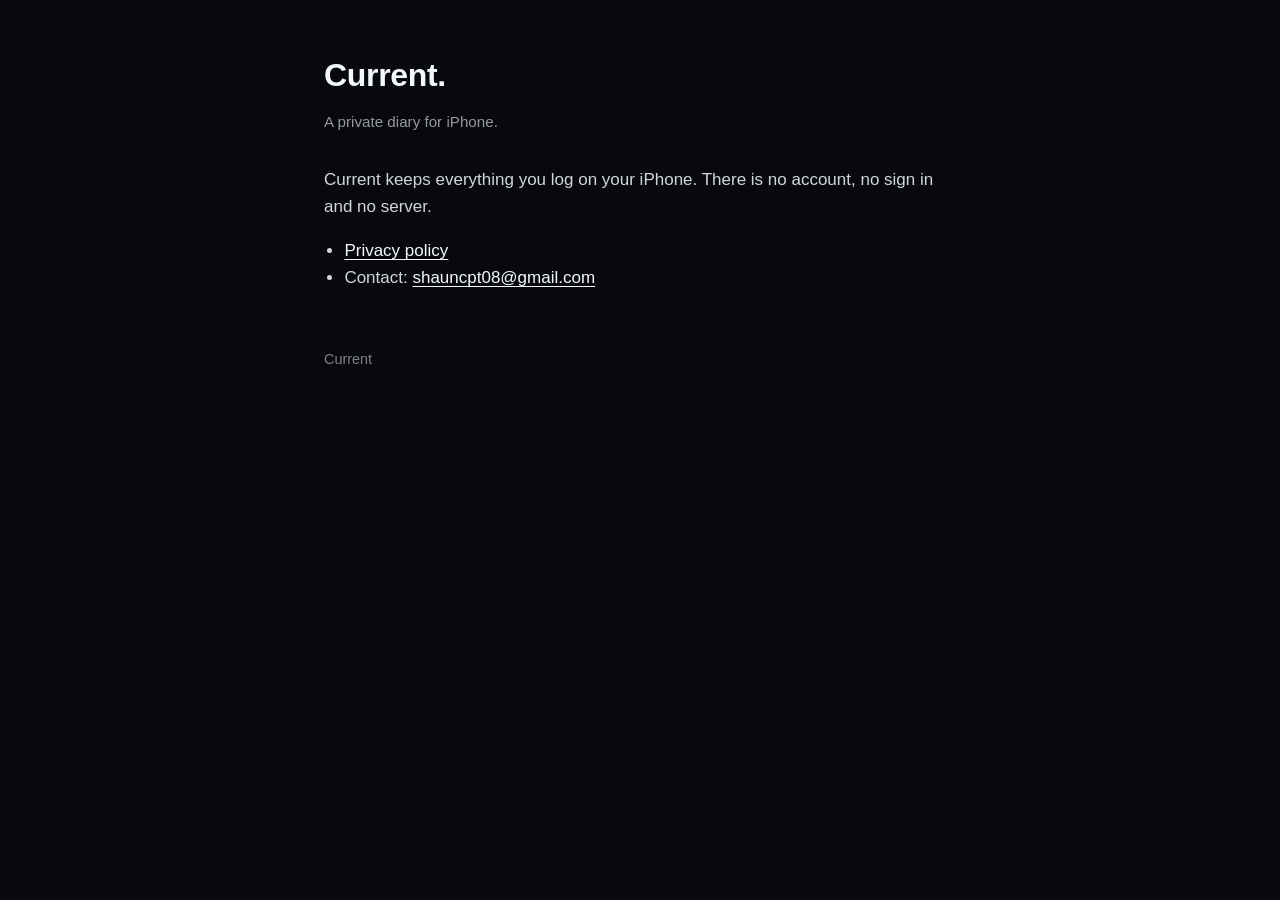
<file: index.html>
<!doctype html>
<html lang="en-GB">
<head>
<meta charset="utf-8">
<meta name="viewport" content="width=device-width, initial-scale=1">
<title>Current</title>
<link rel="stylesheet" href="style.css">
</head>
<body>
<main>
<h1>Current.</h1>
<p class="meta">A private diary for iPhone.</p>
<p>Current keeps everything you log on your iPhone. There is no account, no sign in and no server.</p>
<ul>
<li><a href="privacy.html">Privacy policy</a></li>
<li>Contact: <a href="mailto:shauncpt08@gmail.com">shauncpt08@gmail.com</a></li>
</ul>
<footer>Current</footer>
</main>
</body>
</html>
</file>
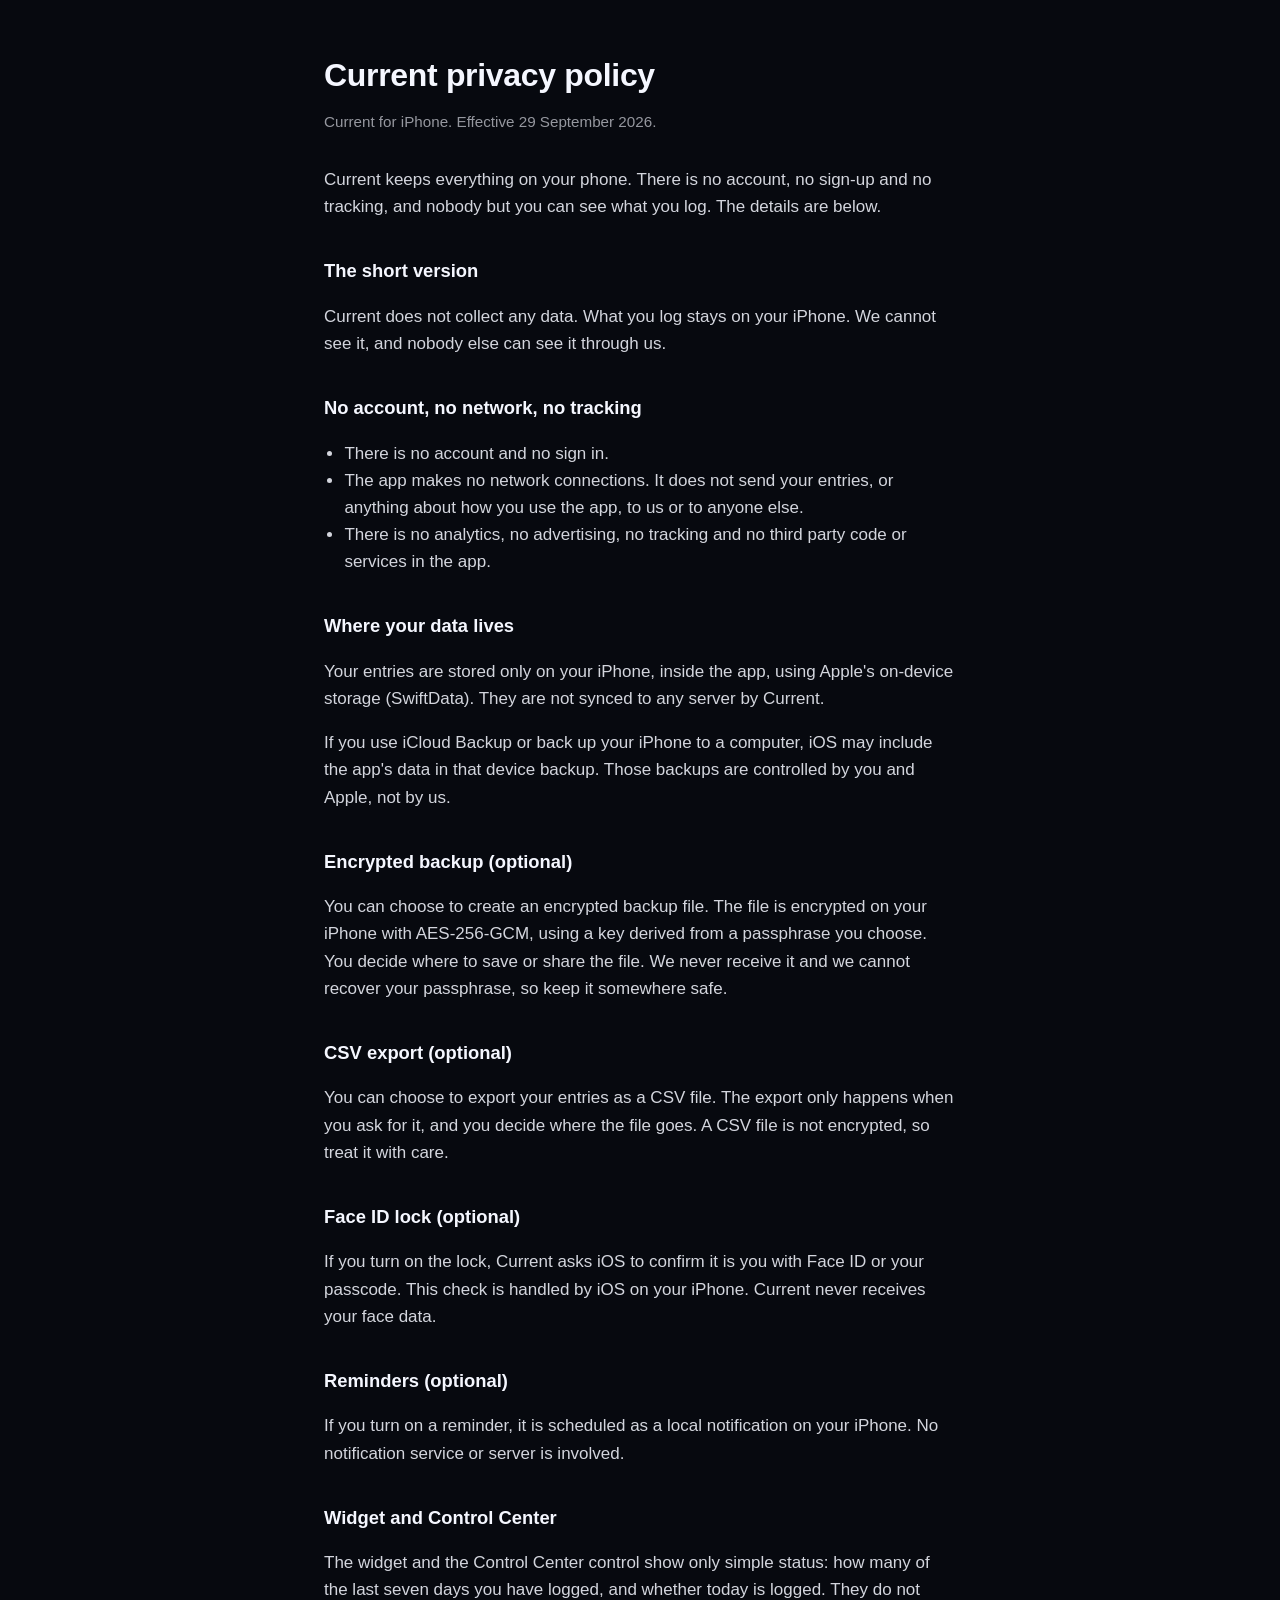
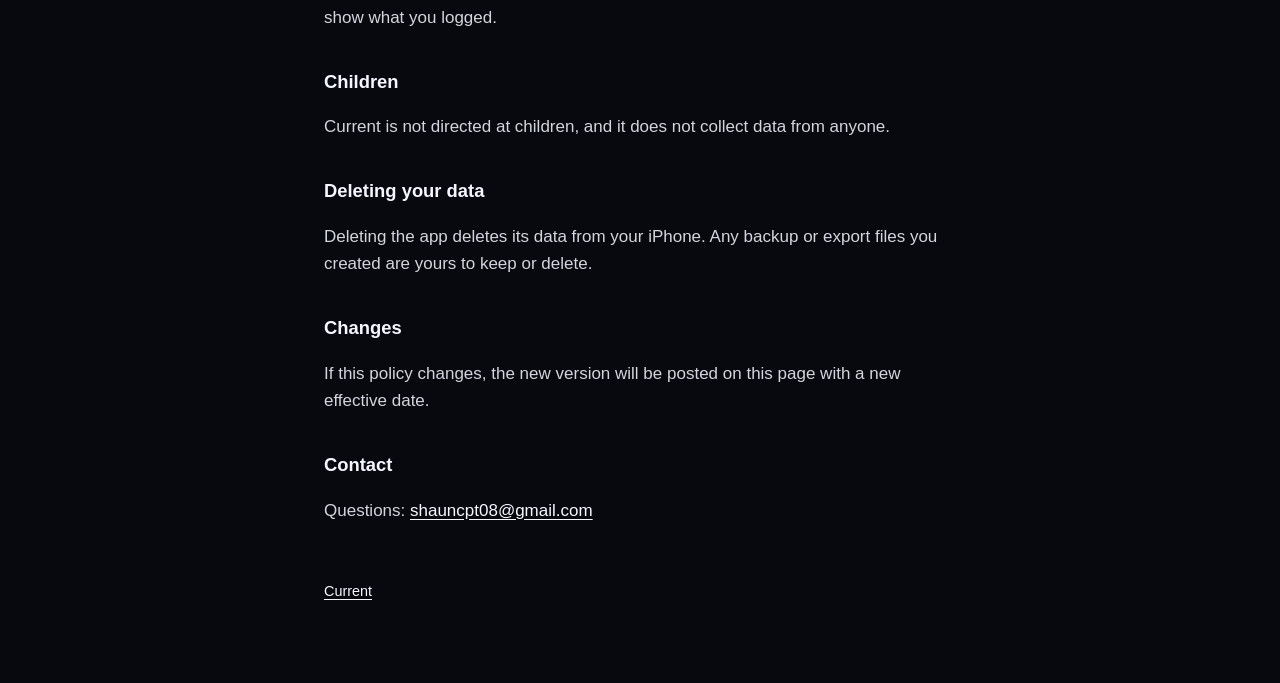
<file: privacy.html>
<!doctype html>
<html lang="en-GB">
<head>
<meta charset="utf-8">
<meta name="viewport" content="width=device-width, initial-scale=1">
<title>Current privacy policy</title>
<link rel="stylesheet" href="style.css">
</head>
<body>
<main>
<h1>Current privacy policy</h1>
<p class="meta">Current for iPhone. Effective 29 September 2026.</p>
<p>Current keeps everything on your phone. There is no account, no sign-up and no tracking, and nobody but you can see what you log. The details are below.</p>

<h2>The short version</h2>
<p>Current does not collect any data. What you log stays on your iPhone. We cannot see it, and nobody else can see it through us.</p>

<h2>No account, no network, no tracking</h2>
<ul>
<li>There is no account and no sign in.</li>
<li>The app makes no network connections. It does not send your entries, or anything about how you use the app, to us or to anyone else.</li>
<li>There is no analytics, no advertising, no tracking and no third party code or services in the app.</li>
</ul>

<h2>Where your data lives</h2>
<p>Your entries are stored only on your iPhone, inside the app, using Apple's on-device storage (SwiftData). They are not synced to any server by Current.</p>
<p>If you use iCloud Backup or back up your iPhone to a computer, iOS may include the app's data in that device backup. Those backups are controlled by you and Apple, not by us.</p>

<h2>Encrypted backup (optional)</h2>
<p>You can choose to create an encrypted backup file. The file is encrypted on your iPhone with AES-256-GCM, using a key derived from a passphrase you choose. You decide where to save or share the file. We never receive it and we cannot recover your passphrase, so keep it somewhere safe.</p>

<h2>CSV export (optional)</h2>
<p>You can choose to export your entries as a CSV file. The export only happens when you ask for it, and you decide where the file goes. A CSV file is not encrypted, so treat it with care.</p>

<h2>Face ID lock (optional)</h2>
<p>If you turn on the lock, Current asks iOS to confirm it is you with Face ID or your passcode. This check is handled by iOS on your iPhone. Current never receives your face data.</p>

<h2>Reminders (optional)</h2>
<p>If you turn on a reminder, it is scheduled as a local notification on your iPhone. No notification service or server is involved.</p>

<h2>Widget and Control Center</h2>
<p>The widget and the Control Center control show only simple status: how many of the last seven days you have logged, and whether today is logged. They do not show what you logged.</p>

<h2>Children</h2>
<p>Current is not directed at children, and it does not collect data from anyone.</p>

<h2>Deleting your data</h2>
<p>Deleting the app deletes its data from your iPhone. Any backup or export files you created are yours to keep or delete.</p>

<h2>Changes</h2>
<p>If this policy changes, the new version will be posted on this page with a new effective date.</p>

<h2>Contact</h2>
<p>Questions: <a href="mailto:shauncpt08@gmail.com">shauncpt08@gmail.com</a></p>

<footer><a href="index.html">Current</a></footer>
</main>
</body>
</html>
</file>
<file: style.css>
:root { color-scheme: dark; }
* { box-sizing: border-box; }
body { margin: 0; background: #07090f; color: #f5f7ff; font: 17px/1.6 -apple-system, BlinkMacSystemFont, "Segoe UI", Roboto, Helvetica, Arial, sans-serif; }
main { max-width: 680px; margin: 0 auto; padding: 56px 24px 80px; }
h1 { font-size: 2rem; line-height: 1.2; margin: 0 0 8px; letter-spacing: -0.01em; }
h2 { font-size: 1.15rem; margin: 36px 0 8px; }
p, li { color: rgba(245, 247, 255, 0.86); }
.meta { color: rgba(245, 247, 255, 0.6); font-size: 0.95rem; margin-bottom: 32px; }
a { color: #f5f7ff; text-underline-offset: 3px; }
ul { padding-left: 1.2em; }
footer { margin-top: 56px; color: rgba(245, 247, 255, 0.5); font-size: 0.9rem; }
</file>
